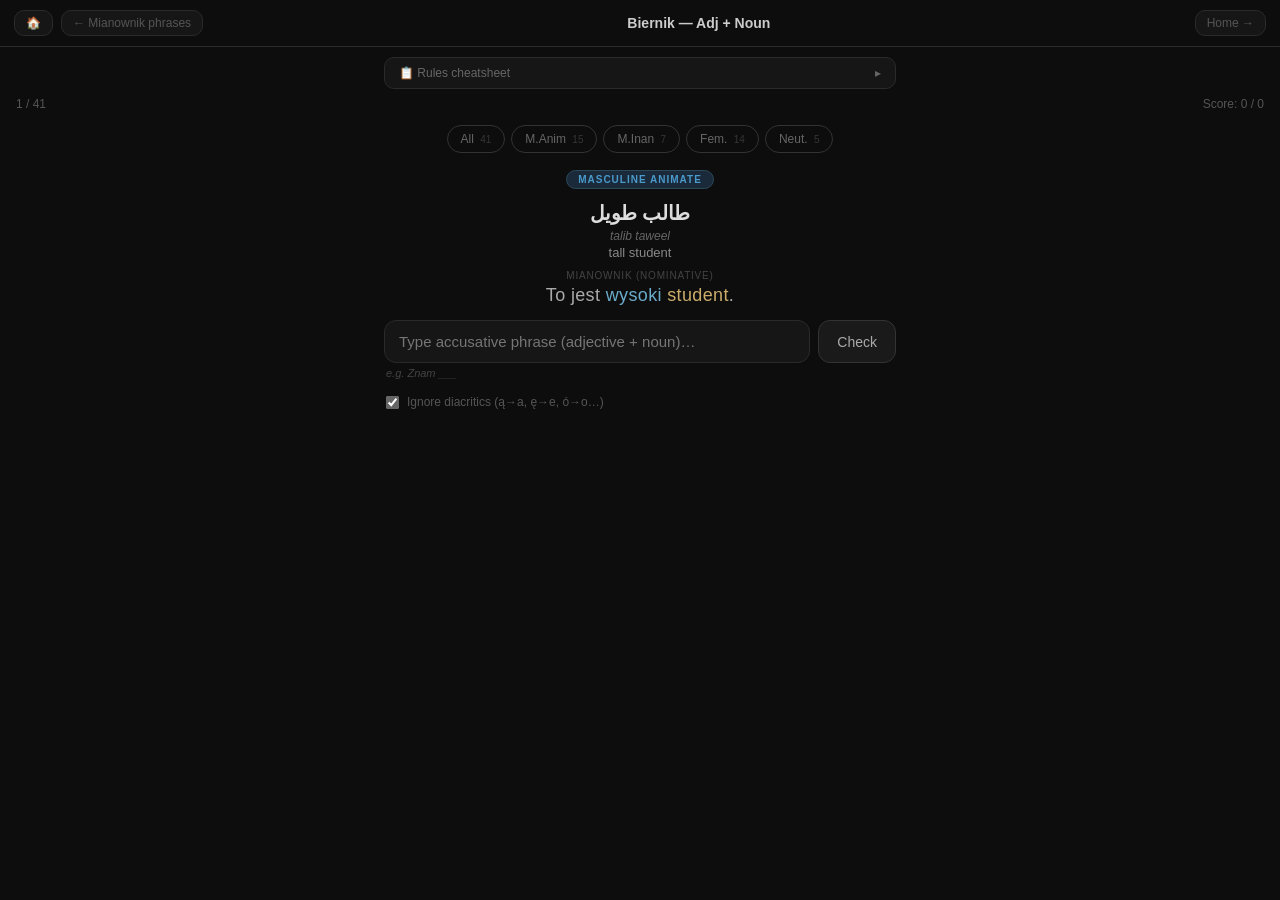
<file: grammar-biernik-frazy.html>
<!DOCTYPE html>
<html lang="en">
<head>
  <meta charset="UTF-8">
  <meta name="viewport" content="width=device-width, initial-scale=1, maximum-scale=1, user-scalable=no">
  <title>Biernik Phrases — Polish Grammar</title>
  <link rel="stylesheet" href="style.css">
  <style>
    body { background:#0d0d0d; color:#ccc; font-family:-apple-system,BlinkMacSystemFont,"Segoe UI",sans-serif; margin:0; padding:0; }

    /* ── top bar ── */
    .gtop { position:sticky; top:0; z-index:50; display:flex; align-items:center; gap:8px;
            padding:10px 14px; background:#0d0d0d; border-bottom:.5px solid #2a2a2a; }
    .gtop a { font-size:12px; color:#555; text-decoration:none; padding:5px 11px; border-radius:10px;
              border:.5px solid #2a2a2a; background:#161616; white-space:nowrap; }
    .gtop a:hover { color:#aaa; }
    .gtop-title { font-size:14px; font-weight:600; color:#ccc; flex:1; text-align:center; }

    /* ── rules cheatsheet ── */
    .cheat { max-width:540px; margin:10px auto 0; padding:0 14px; }
    .cheat-toggle { width:100%; background:#161616; border:.5px solid #2a2a2a; border-radius:10px;
                    color:#666; font-size:12px; padding:8px 14px; cursor:pointer; text-align:left;
                    display:flex; justify-content:space-between; align-items:center; }
    .cheat-toggle:hover { color:#aaa; }
    .cheat-body { display:none; background:#0f0f0f; border:.5px solid #1e1e1e; border-top:none;
                  border-radius:0 0 10px 10px; padding:10px 14px; font-size:11px; line-height:1.9; color:#666; }
    .cheat-body.open { display:block; }
    .cheat-body table { width:100%; border-collapse:collapse; }
    .cheat-body td { padding:2px 8px; }
    .cheat-body td:first-child { color:#888; font-weight:500; min-width:110px; }
    .cheat-body .rule-adj { color:#6aaccc; }
    .cheat-body .rule-noun { color:#ccac6a; }

    /* ── score bar ── */
    .gscore { display:flex; justify-content:space-between; padding:8px 16px 4px; font-size:12px; color:#555; }

    /* ── filter tabs ── */
    .gfilter { display:flex; gap:6px; flex-wrap:wrap; justify-content:center; padding:10px 14px 4px; }
    .gtab { padding:6px 13px; border-radius:18px; border:.5px solid #333; background:transparent;
            color:#666; font-size:12px; cursor:pointer; transition:all .15s; }
    .gtab small { opacity:.45; font-size:10px; margin-left:3px; }
    .gtab:hover { color:#aaa; }

    /* ── card ── */
    .gcard { max-width:540px; margin:12px auto 0; padding:0 14px; }
    .gbadge { display:inline-block; font-size:10px; text-transform:uppercase; letter-spacing:.1em;
              padding:3px 11px; border-radius:10px; border:.5px solid; margin-bottom:8px; font-weight:600; }
    .gar  { font-size:20px; font-weight:600; color:#ddd; text-align:center; margin:4px 0; }
    .gat  { font-size:12px; color:#666; text-align:center; margin-bottom:2px; font-style:italic; }
    .gen  { font-size:13px; color:#888; text-align:center; margin-bottom:10px; }

    /* nominative sentence display */
    .gnom-sentence { text-align:center; margin-bottom:14px; }
    .gnom-label { font-size:10px; text-transform:uppercase; letter-spacing:.08em; color:#444; margin-bottom:4px; }
    .gnom-text { font-size:18px; color:#aaa; letter-spacing:.02em; }
    .gnom-adj  { color:#6aaccc; }   /* blue — adjective */
    .gnom-noun { color:#ccac6a; }   /* gold — noun */

    /* ── input ── */
    .ginput-row { max-width:540px; margin:0 auto; padding:0 14px; display:flex; gap:8px; }
    .ginput { flex:1; background:#161616; border:.5px solid #2a2a2a; border-radius:12px;
              padding:12px 14px; color:#ccc; font-size:15px; outline:none; }
    .ginput:focus { border-color:#444; }
    .ginput.g-ok  { border-color:#4a7c59; background:#1a2a1f; color:#8fcca0; }
    .ginput.g-err { border-color:#7c4a4a; background:#2a1a1a; color:#cc8080; }
    .gcheck { padding:11px 18px; border-radius:12px; border:.5px solid #333; background:#1a1a1a;
              color:#aaa; font-size:14px; cursor:pointer; white-space:nowrap; transition:all .15s; }
    .gcheck:hover { background:#222; color:#ddd; }

    /* ── result ── */
    .gresult { max-width:540px; margin:12px auto 0; padding:0 14px; }
    .gresult-box { padding:12px 14px; border-radius:12px; font-size:13px; line-height:1.7; text-align:center; }
    .gresult-box.ok  { background:#4a7c5918; border:.5px solid #4a7c5940; }
    .gresult-box.err { background:#7c4a4a18; border:.5px solid #7c4a4a40; }
    .verdict  { font-size:15px; font-weight:600; margin-bottom:4px; }
    .answer   { color:#aaa; margin-bottom:6px; }
    .answer strong { color:#ddd; }
    .full-sent { font-size:14px; margin:6px 0; }
    .full-sent .adj { color:#6aaccc; }
    .full-sent .noun { color:#ccac6a; }
    .grule { font-size:11px; color:#666; font-style:italic; margin-top:6px; padding:6px 10px;
             background:#1a1a1a; border-radius:8px; text-align:left; line-height:1.55; }
    .no-change-note { font-size:11px; color:#6acc7a; margin-top:4px; }

    /* ── options ── */
    .gopts { max-width:540px; margin:16px auto; padding:0 16px; }
    .gopts label { display:flex; align-items:center; gap:8px; font-size:12px; color:#555; cursor:pointer; }
    .gopts input[type=checkbox] { accent-color:#666; }

    /* ── input hint ── */
    .ginput-hint { max-width:540px; margin:4px auto 0; padding:0 16px;
                   font-size:11px; color:#444; font-style:italic; }
  </style>

  <!-- No Firebase needed — data loaded directly from JS file -->
  <script src="data/grammar-adjphrases-data.js"></script>
</head>
<body>

<!-- TOP BAR -->
<div class="gtop">
  <a href="index.html" title="Home">🏠</a>
  <a href="grammar-mianownik-frazy.html">← Mianownik phrases</a>
  <span class="gtop-title">Biernik — Adj + Noun</span>
  <a href="index.html">Home →</a>
</div>

<!-- RULES CHEATSHEET (collapsible) -->
<div class="cheat">
  <button class="cheat-toggle" onclick="toggleCheat(this)">
    <span>📋 Rules cheatsheet</span>
    <span id="cheatArrow">▸</span>
  </button>
  <div class="cheat-body" id="cheatBody">
    <table>
      <tr>
        <td>M.Anim (consonant)</td>
        <td><span class="rule-adj">adj: -y → -ego</span> &nbsp; <span class="rule-noun">noun: +a</span></td>
        <td style="color:#555">dobry brat → dobrego brata</td>
      </tr>
      <tr>
        <td>M.Anim (-a noun)</td>
        <td><span class="rule-adj">adj: -y → -ego</span> &nbsp; <span class="rule-noun">noun: -a → -ę</span></td>
        <td style="color:#555">dobry kolega → dobrego kolegę</td>
      </tr>
      <tr>
        <td>M.Inan</td>
        <td><span style="color:#4a7c59">NO CHANGE</span></td>
        <td style="color:#555">nowy telefon → nowy telefon</td>
      </tr>
      <tr>
        <td>Fem. (-a noun)</td>
        <td><span class="rule-adj">adj: -a → -ą</span> &nbsp; <span class="rule-noun">noun: -a → -ę</span></td>
        <td style="color:#555">dobra córka → dobrą córkę</td>
      </tr>
      <tr>
        <td>Fem. (consonant)</td>
        <td><span class="rule-adj">adj: -a → -ą</span> &nbsp; <span style="color:#4a7c59">noun: no change</span></td>
        <td style="color:#555">długa noc → długą noc</td>
      </tr>
      <tr>
        <td>Neuter</td>
        <td><span style="color:#4a7c59">NO CHANGE</span></td>
        <td style="color:#555">nowe okno → nowe okno</td>
      </tr>
    </table>
  </div>
</div>

<!-- SCORE + FILTER -->
<div class="gscore">
  <span id="progress">1 / 0</span>
  <span id="score">Score: 0 / 0</span>
</div>
<div class="gfilter">
  <button class="gtab active" id="tab-all"    onclick="selectFilter('all')">All <small id="cnt-all">0</small></button>
  <button class="gtab"        id="tab-m_anim" onclick="selectFilter('m_anim')">M.Anim <small id="cnt-m_anim">0</small></button>
  <button class="gtab"        id="tab-m_inan" onclick="selectFilter('m_inan')">M.Inan <small id="cnt-m_inan">0</small></button>
  <button class="gtab"        id="tab-f"      onclick="selectFilter('f')">Fem. <small id="cnt-f">0</small></button>
  <button class="gtab"        id="tab-n"      onclick="selectFilter('n')">Neut. <small id="cnt-n">0</small></button>
</div>

<!-- QUESTION CARD -->
<div class="gcard">
  <div style="text-align:center"><span class="gbadge" id="badge">—</span></div>
  <div class="gar" id="qar"></div>
  <div class="gat" id="qat"></div>
  <div class="gen" id="qen"></div>

  <div class="gnom-sentence">
    <div class="gnom-label">Mianownik (nominative)</div>
    <div class="gnom-text">To jest <span class="gnom-adj" id="qnomAdj"></span> <span class="gnom-noun" id="qnomNoun"></span>.</div>
  </div>
</div>

<!-- INPUT -->
<div class="ginput-row">
  <input id="ginput" class="ginput" type="text" autocomplete="off" autocorrect="off"
         spellcheck="false" placeholder="Type accusative phrase (adjective + noun)…"
         onkeydown="onKey(event)">
  <button class="gcheck" id="gcheck" onclick="checkAnswer()">Check</button>
</div>
<div class="ginput-hint">e.g. <span id="hintVerb">Mam</span> ___</div>

<!-- RESULT -->
<div class="gresult" id="gresult" style="display:none">
  <div class="gresult-box" id="gresult-box">
    <div class="verdict"   id="rVerdict"></div>
    <div class="answer"    id="rAnswer"></div>
    <div class="full-sent" id="rFullSent"></div>
    <div class="no-change-note" id="rNoChange" style="display:none"></div>
    <div class="grule"     id="rRule"></div>
  </div>
</div>

<!-- OPTIONS -->
<div class="gopts">
  <label>
    <input type="checkbox" id="ignoreDia" checked>
    Ignore diacritics (ą→a, ę→e, ó→o…)
  </label>
</div>

<script>
const GENDER = {
  m_anim: { label:"Masculine Animate",   color:"#4a9acc", bg:"#1a2a3a", border:"#2a4a5a" },
  m_inan: { label:"Masculine Inanimate", color:"#6acc7a", bg:"#1a2a1a", border:"#2a4a2a" },
  f:      { label:"Feminine",            color:"#cc6aac", bg:"#2a1a2a", border:"#4a2a4a" },
  n:      { label:"Neuter",              color:"#ccac6a", bg:"#2a2a1a", border:"#4a4a2a" },
};

let deck = [], cur = 0, correct = 0, total = 0, checked = false;
let attempted = false, attempts = 0;

/* ── init ── */
(function init() {
  buildCounts();
  buildDeck("all");
  render();
})();

function buildCounts() {
  const all = GRAMMAR_ADJ_PHRASES;
  document.getElementById("cnt-all").textContent    = all.length;
  document.getElementById("cnt-m_anim").textContent = all.filter(p => p.g === "m_anim").length;
  document.getElementById("cnt-m_inan").textContent = all.filter(p => p.g === "m_inan").length;
  document.getElementById("cnt-f").textContent      = all.filter(p => p.g === "f").length;
  document.getElementById("cnt-n").textContent      = all.filter(p => p.g === "n").length;
}

function buildDeck(f) {
  deck = f === "all" ? [...GRAMMAR_ADJ_PHRASES] : GRAMMAR_ADJ_PHRASES.filter(p => p.g === f);
  shuffle(deck);
}

function shuffle(arr) {
  for (let i = arr.length - 1; i > 0; i--) {
    const j = Math.floor(Math.random() * (i + 1));
    [arr[i], arr[j]] = [arr[j], arr[i]];
  }
}

/* ── filter ── */
function selectFilter(f) {
  document.querySelectorAll(".gtab").forEach(t => {
    t.classList.remove("active");
    t.style.color = t.style.borderColor = t.style.background = "";
  });
  const el = document.getElementById("tab-" + f);
  el.classList.add("active");
  if (f !== "all" && GENDER[f]) {
    el.style.color       = GENDER[f].color;
    el.style.borderColor = GENDER[f].color + "66";
    el.style.background  = GENDER[f].bg;
  } else {
    el.style.color = "#ccc"; el.style.borderColor = "#555"; el.style.background = "#1a1a1a";
  }
  buildDeck(f);
  cur = 0; correct = 0; total = 0; checked = false; attempted = false; attempts = 0;
  document.getElementById("gresult").style.display = "none";
  updateScore();
  render();
  setTimeout(() => document.getElementById("ginput").focus(), 60);
}

/* ── render ── */
function render() {
  if (!deck.length) return;
  const p = deck[cur % deck.length];
  const gi = GENDER[p.g] || { label:p.g, color:"#888", bg:"#1a1a1a", border:"#333" };

  const badge = document.getElementById("badge");
  badge.textContent = gi.label;
  badge.style.color = gi.color; badge.style.background = gi.bg; badge.style.borderColor = gi.border;

  document.getElementById("qar").textContent      = p.ar  || "";
  document.getElementById("qat").textContent      = p.at  || "";
  document.getElementById("qen").textContent      = p.en  || "";
  document.getElementById("qnomAdj").textContent  = p.nom_adj;
  document.getElementById("qnomNoun").textContent = p.nom_noun;
  document.getElementById("hintVerb").textContent = p.verb;

  const inp = document.getElementById("ginput");
  inp.value = "";
  inp.className = "ginput";
  document.getElementById("gresult").style.display  = "none";
  document.getElementById("gcheck").textContent      = "Check";
  document.getElementById("progress").textContent    = (cur % deck.length + 1) + " / " + deck.length;
  checked = false;
  attempted = false;
  attempts = 0;
}

/* ── check ── */
function checkAnswer() {
  if (checked) { nextQ(); return; }
  const p   = deck[cur % deck.length];
  const inp = document.getElementById("ginput");
  const raw = inp.value.trim();
  if (!raw) { inp.focus(); return; }

  const ignDia = document.getElementById("ignoreDia").checked;
  const norm = s => {
    let r = s.toLowerCase().replace(/[.,!?]/g,"").trim();
    if (ignDia) r = r.replace(/ą/g,"a").replace(/ć/g,"c").replace(/ę/g,"e")
                     .replace(/ł/g,"l").replace(/ń/g,"n").replace(/ó/g,"o")
                     .replace(/ś/g,"s").replace(/ź/g,"z").replace(/ż/g,"z");
    return r.replace(/\s+/g," ");
  };

  const expected = p.acc_adj + " " + p.acc_noun;
  const ok = norm(raw) === norm(expected);
  attempts++;
  if (!attempted) { attempted = true; total++; if (ok) correct++; updateScore(); }

  const box = document.getElementById("gresult-box");

  if (!ok && attempts < 2) {
    inp.className = "ginput g-err";
    box.className = "gresult-box err";
    document.getElementById("rVerdict").textContent = "❌ Not quite — try again!";
    document.getElementById("rAnswer").innerHTML = "";
    document.getElementById("rFullSent").innerHTML = "";
    document.getElementById("rNoChange").style.display = "none";
    document.getElementById("rRule").textContent = "";
    document.getElementById("gresult").style.display = "block";
    document.getElementById("gcheck").textContent = "Check";
    inp.select();
    return;
  }

  checked = true;
  inp.className = "ginput " + (ok ? "g-ok" : "g-err");

  const isNoChange = (p.nom_adj === p.acc_adj && p.nom_noun === p.acc_noun);
  box.className = "gresult-box " + (ok ? "ok" : "err");
  document.getElementById("rVerdict").textContent = ok ? "✅ Correct!" : "❌ Not quite…";

  const ansEl = document.getElementById("rAnswer");
  if (ok) {
    ansEl.innerHTML = `<strong>${p.acc_adj} ${p.acc_noun}</strong>`;
  } else {
    ansEl.innerHTML = `Correct answer: <strong>${p.acc_adj} ${p.acc_noun}</strong>`;
  }

  // Full sentence with colour-coded adj/noun
  document.getElementById("rFullSent").innerHTML =
    `${p.verb} <span class="adj">${p.acc_adj}</span> <span class="noun">${p.acc_noun}</span>.`;

  const ncEl = document.getElementById("rNoChange");
  if (isNoChange) {
    ncEl.style.display = "block";
    ncEl.textContent = "✓ This gender has NO CHANGE in accusative — the phrase is identical to nominative!";
  } else {
    ncEl.style.display = "none";
  }

  document.getElementById("rRule").textContent = p.r_acc || "";
  document.getElementById("gresult").style.display = "block";
  document.getElementById("gcheck").textContent = "Next →";
}

function nextQ() {
  cur = (cur + 1) % deck.length;
  checked = false;
  render();
  setTimeout(() => document.getElementById("ginput").focus(), 60);
}

function updateScore() {
  document.getElementById("score").textContent = "Score: " + correct + " / " + total;
}

function onKey(e) {
  if (e.key === "Enter") { e.preventDefault(); checkAnswer(); }
}

function toggleCheat(btn) {
  const body  = document.getElementById("cheatBody");
  const arrow = document.getElementById("cheatArrow");
  body.classList.toggle("open");
  arrow.textContent = body.classList.contains("open") ? "▾" : "▸";
}
</script>
</body>
</html>
</file>
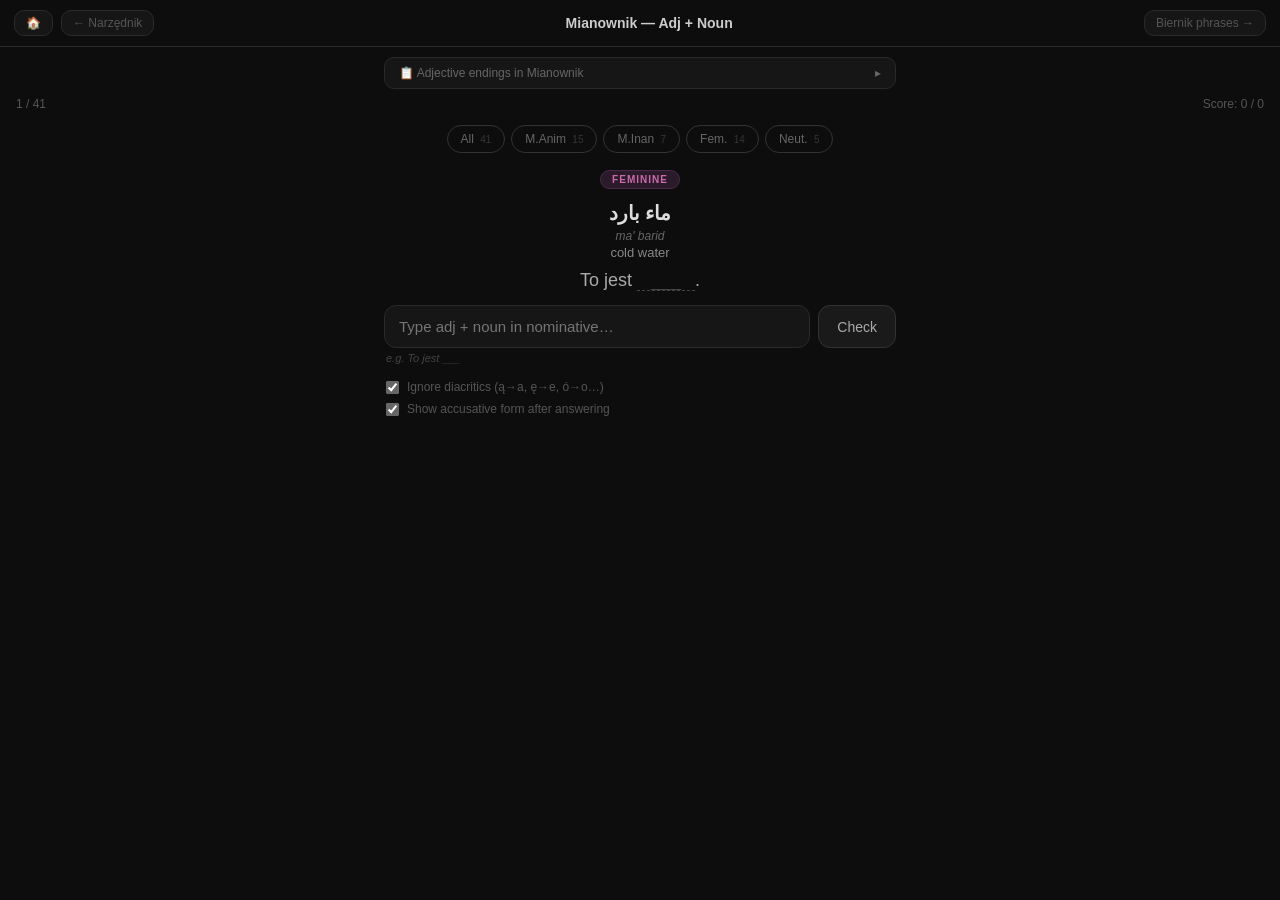
<file: grammar-mianownik-frazy.html>
<!DOCTYPE html>
<html lang="en">
<head>
  <meta charset="UTF-8">
  <meta name="viewport" content="width=device-width, initial-scale=1, maximum-scale=1, user-scalable=no">
  <title>Mianownik Phrases — Polish Grammar</title>
  <link rel="stylesheet" href="style.css">
  <style>
    body { background:#0d0d0d; color:#ccc; font-family:-apple-system,BlinkMacSystemFont,"Segoe UI",sans-serif; margin:0; padding:0; }

    /* ── top bar ── */
    .gtop { position:sticky; top:0; z-index:50; display:flex; align-items:center; gap:8px;
            padding:10px 14px; background:#0d0d0d; border-bottom:.5px solid #2a2a2a; }
    .gtop a { font-size:12px; color:#555; text-decoration:none; padding:5px 11px; border-radius:10px;
              border:.5px solid #2a2a2a; background:#161616; white-space:nowrap; }
    .gtop a:hover { color:#aaa; }
    .gtop-title { font-size:14px; font-weight:600; color:#ccc; flex:1; text-align:center; }

    /* ── rules cheatsheet ── */
    .cheat { max-width:540px; margin:10px auto 0; padding:0 14px; }
    .cheat-toggle { width:100%; background:#161616; border:.5px solid #2a2a2a; border-radius:10px;
                    color:#666; font-size:12px; padding:8px 14px; cursor:pointer; text-align:left;
                    display:flex; justify-content:space-between; align-items:center; }
    .cheat-toggle:hover { color:#aaa; }
    .cheat-body { display:none; background:#0f0f0f; border:.5px solid #1e1e1e; border-top:none;
                  border-radius:0 0 10px 10px; padding:10px 14px; font-size:11px; line-height:1.9; color:#666; }
    .cheat-body.open { display:block; }
    .cheat-body table { width:100%; border-collapse:collapse; }
    .cheat-body td { padding:2px 8px; }
    .cheat-body td:first-child { color:#888; font-weight:500; min-width:110px; }
    .cheat-body .rule-adj  { color:#6aaccc; }
    .cheat-body .rule-noun { color:#ccac6a; }
    .cheat-body .example   { color:#555; font-style:italic; }

    /* ── score bar ── */
    .gscore { display:flex; justify-content:space-between; padding:8px 16px 4px; font-size:12px; color:#555; }

    /* ── filter tabs ── */
    .gfilter { display:flex; gap:6px; flex-wrap:wrap; justify-content:center; padding:10px 14px 4px; }
    .gtab { padding:6px 13px; border-radius:18px; border:.5px solid #333; background:transparent;
            color:#666; font-size:12px; cursor:pointer; transition:all .15s; }
    .gtab small { opacity:.45; font-size:10px; margin-left:3px; }
    .gtab:hover { color:#aaa; }

    /* ── card ── */
    .gcard { max-width:540px; margin:12px auto 0; padding:0 14px; }
    .gbadge { display:inline-block; font-size:10px; text-transform:uppercase; letter-spacing:.1em;
              padding:3px 11px; border-radius:10px; border:.5px solid; margin-bottom:8px; font-weight:600; }
    .gar  { font-size:20px; font-weight:600; color:#ddd; text-align:center; margin:4px 0; }
    .gat  { font-size:12px; color:#666; text-align:center; margin-bottom:2px; font-style:italic; }
    .gen  { font-size:13px; color:#888; text-align:center; margin-bottom:10px; }

    /* frame */
    .gframe { font-size:18px; color:#aaa; text-align:center; margin:6px 0 14px; }
    .gblank { color:#444; border-bottom:1px dashed #444; padding:0 14px; }

    /* ── input ── */
    .ginput-row { max-width:540px; margin:0 auto; padding:0 14px; display:flex; gap:8px; }
    .ginput { flex:1; background:#161616; border:.5px solid #2a2a2a; border-radius:12px;
              padding:12px 14px; color:#ccc; font-size:15px; outline:none; }
    .ginput:focus { border-color:#444; }
    .ginput.g-ok  { border-color:#4a7c59; background:#1a2a1f; color:#8fcca0; }
    .ginput.g-err { border-color:#7c4a4a; background:#2a1a1a; color:#cc8080; }
    .gcheck { padding:11px 18px; border-radius:12px; border:.5px solid #333; background:#1a1a1a;
              color:#aaa; font-size:14px; cursor:pointer; white-space:nowrap; transition:all .15s; }
    .gcheck:hover { background:#222; color:#ddd; }
    .ginput-hint { max-width:540px; margin:4px auto 0; padding:0 16px;
                   font-size:11px; color:#444; font-style:italic; }

    /* ── result ── */
    .gresult { max-width:540px; margin:12px auto 0; padding:0 14px; }
    .gresult-box { padding:12px 14px; border-radius:12px; font-size:13px; line-height:1.7; text-align:center; }
    .gresult-box.ok  { background:#4a7c5918; border:.5px solid #4a7c5940; }
    .gresult-box.err { background:#7c4a4a18; border:.5px solid #7c4a4a40; }
    .verdict  { font-size:15px; font-weight:600; margin-bottom:4px; }
    .answer   { color:#aaa; margin-bottom:6px; }
    .answer strong { color:#ddd; }
    .full-sent { font-size:14px; margin:6px 0; }
    .full-sent .adj  { color:#6aaccc; }
    .full-sent .noun { color:#ccac6a; }
    .grule { font-size:11px; color:#666; font-style:italic; margin-top:6px; padding:6px 10px;
             background:#1a1a1a; border-radius:8px; text-align:left; line-height:1.55; }

    /* biernik hint (shows accusative form after answering) */
    .biernik-hint { font-size:11px; color:#555; margin-top:8px; padding:6px 10px;
                    background:#1a1a1a; border-radius:8px; text-align:left; }
    .biernik-hint .adj  { color:#6aaccc; }
    .biernik-hint .noun { color:#ccac6a; }

    /* ── options ── */
    .gopts { max-width:540px; margin:16px auto; padding:0 16px; }
    .gopts label { display:flex; align-items:center; gap:8px; font-size:12px; color:#555; cursor:pointer; }
    .gopts input[type=checkbox] { accent-color:#666; }
  </style>

  <!-- No Firebase needed — data loaded from JS file -->
  <script src="data/grammar-adjphrases-data.js"></script>
</head>
<body>

<!-- TOP BAR -->
<div class="gtop">
  <a href="index.html" title="Home">🏠</a>
  <a href="grammar-narzednik.html">← Narzędnik</a>
  <span class="gtop-title">Mianownik — Adj + Noun</span>
  <a href="grammar-biernik-frazy.html">Biernik phrases →</a>
</div>

<!-- RULES CHEATSHEET -->
<div class="cheat">
  <button class="cheat-toggle" onclick="toggleCheat(this)">
    <span>📋 Adjective endings in Mianownik</span>
    <span id="cheatArrow">▸</span>
  </button>
  <div class="cheat-body" id="cheatBody">
    <table>
      <tr>
        <td>M (hard stem)</td>
        <td><span class="rule-adj">adj: -y</span> &nbsp; <span class="rule-noun">noun: consonant</span></td>
        <td class="example">dobr<strong>y</strong> brat, star<strong>y</strong> dom</td>
      </tr>
      <tr>
        <td>M (velar k / g)</td>
        <td><span class="rule-adj">adj: -i</span> &nbsp; <span class="rule-noun">noun: consonant</span></td>
        <td class="example">wysok<strong>i</strong> student, drug<strong>i</strong> kolega</td>
      </tr>
      <tr>
        <td>M (-a noun)</td>
        <td><span class="rule-adj">adj: -y / -i</span> &nbsp; <span class="rule-noun">noun: -a</span></td>
        <td class="example">dobr<strong>y</strong> koleg<strong>a</strong></td>
      </tr>
      <tr>
        <td>Feminine</td>
        <td><span class="rule-adj">adj: -a</span> &nbsp; <span class="rule-noun">noun: -a (mostly)</span></td>
        <td class="example">dobr<strong>a</strong> córk<strong>a</strong>, dług<strong>a</strong> noc</td>
      </tr>
      <tr>
        <td>Neuter (hard)</td>
        <td><span class="rule-adj">adj: -e</span> &nbsp; <span class="rule-noun">noun: -o / -e</span></td>
        <td class="example">dobr<strong>e</strong> dziecko, nowe okno</td>
      </tr>
      <tr>
        <td>Neuter (velar)</td>
        <td><span class="rule-adj">adj: -ie</span> &nbsp; <span class="rule-noun">noun: -o / -e</span></td>
        <td class="example">wysok<strong>ie</strong> miasto</td>
      </tr>
    </table>
  </div>
</div>

<!-- SCORE + FILTER -->
<div class="gscore">
  <span id="progress">1 / 0</span>
  <span id="score">Score: 0 / 0</span>
</div>
<div class="gfilter">
  <button class="gtab active" id="tab-all"    onclick="selectFilter('all')">All <small id="cnt-all">0</small></button>
  <button class="gtab"        id="tab-m_anim" onclick="selectFilter('m_anim')">M.Anim <small id="cnt-m_anim">0</small></button>
  <button class="gtab"        id="tab-m_inan" onclick="selectFilter('m_inan')">M.Inan <small id="cnt-m_inan">0</small></button>
  <button class="gtab"        id="tab-f"      onclick="selectFilter('f')">Fem. <small id="cnt-f">0</small></button>
  <button class="gtab"        id="tab-n"      onclick="selectFilter('n')">Neut. <small id="cnt-n">0</small></button>
</div>

<!-- QUESTION CARD -->
<div class="gcard">
  <div style="text-align:center"><span class="gbadge" id="badge">—</span></div>
  <div class="gar" id="qar"></div>
  <div class="gat" id="qat"></div>
  <div class="gen" id="qen"></div>
  <div class="gframe">To jest <span class="gblank">___</span>.</div>
</div>

<!-- INPUT -->
<div class="ginput-row">
  <input id="ginput" class="ginput" type="text" autocomplete="off" autocorrect="off"
         spellcheck="false" placeholder="Type adj + noun in nominative…"
         onkeydown="onKey(event)">
  <button class="gcheck" id="gcheck" onclick="checkAnswer()">Check</button>
</div>
<div class="ginput-hint">e.g. To jest ___</div>

<!-- RESULT -->
<div class="gresult" id="gresult" style="display:none">
  <div class="gresult-box" id="gresult-box">
    <div class="verdict"  id="rVerdict"></div>
    <div class="answer"   id="rAnswer"></div>
    <div class="full-sent" id="rFullSent"></div>
    <div class="grule"    id="rRule"></div>
    <div class="biernik-hint" id="rBiernikHint"></div>
  </div>
</div>

<!-- OPTIONS -->
<div class="gopts">
  <label>
    <input type="checkbox" id="ignoreDia" checked>
    Ignore diacritics (ą→a, ę→e, ó→o…)
  </label>
  <label style="margin-top:8px">
    <input type="checkbox" id="showBiernik" checked>
    Show accusative form after answering
  </label>
</div>

<script>
const GENDER = {
  m_anim: { label:"Masculine Animate",   color:"#4a9acc", bg:"#1a2a3a", border:"#2a4a5a" },
  m_inan: { label:"Masculine Inanimate", color:"#6acc7a", bg:"#1a2a1a", border:"#2a4a2a" },
  f:      { label:"Feminine",            color:"#cc6aac", bg:"#2a1a2a", border:"#4a2a4a" },
  n:      { label:"Neuter",              color:"#ccac6a", bg:"#2a2a1a", border:"#4a4a2a" },
};

/* nominative rules by gender, used in result feedback */
const NOM_RULES = {
  m_anim: p => `M.anim: adjective ends in -y / -i (hard: ${p.nom_adj}); noun is dictionary form (${p.nom_noun}).`,
  m_inan: p => `M.inan: adjective ends in -y / -i (hard: ${p.nom_adj}); noun is dictionary form (${p.nom_noun}).`,
  f:      p => `Feminine: adjective ends in -a (${p.nom_adj}); noun usually ends in -a or consonant (${p.nom_noun}).`,
  n:      p => `Neuter: adjective ends in -e / -ie (${p.nom_adj}); noun ends in -o, -e, or -ę (${p.nom_noun}).`,
};

let deck = [], cur = 0, correct = 0, total = 0, checked = false;
let attempted = false, attempts = 0;

(function init() {
  buildCounts();
  buildDeck("all");
  render();
})();

function buildCounts() {
  const all = GRAMMAR_ADJ_PHRASES;
  document.getElementById("cnt-all").textContent    = all.length;
  document.getElementById("cnt-m_anim").textContent = all.filter(p => p.g === "m_anim").length;
  document.getElementById("cnt-m_inan").textContent = all.filter(p => p.g === "m_inan").length;
  document.getElementById("cnt-f").textContent      = all.filter(p => p.g === "f").length;
  document.getElementById("cnt-n").textContent      = all.filter(p => p.g === "n").length;
}

function buildDeck(f) {
  deck = f === "all" ? [...GRAMMAR_ADJ_PHRASES] : GRAMMAR_ADJ_PHRASES.filter(p => p.g === f);
  shuffle(deck);
}

function shuffle(arr) {
  for (let i = arr.length - 1; i > 0; i--) {
    const j = Math.floor(Math.random() * (i + 1));
    [arr[i], arr[j]] = [arr[j], arr[i]];
  }
}

function selectFilter(f) {
  document.querySelectorAll(".gtab").forEach(t => {
    t.classList.remove("active");
    t.style.color = t.style.borderColor = t.style.background = "";
  });
  const el = document.getElementById("tab-" + f);
  el.classList.add("active");
  if (f !== "all" && GENDER[f]) {
    el.style.color       = GENDER[f].color;
    el.style.borderColor = GENDER[f].color + "66";
    el.style.background  = GENDER[f].bg;
  } else {
    el.style.color = "#ccc"; el.style.borderColor = "#555"; el.style.background = "#1a1a1a";
  }
  buildDeck(f);
  cur = 0; correct = 0; total = 0; checked = false; attempted = false; attempts = 0;
  document.getElementById("gresult").style.display = "none";
  updateScore();
  render();
  setTimeout(() => document.getElementById("ginput").focus(), 60);
}

function render() {
  if (!deck.length) return;
  const p  = deck[cur % deck.length];
  const gi = GENDER[p.g] || { label:p.g, color:"#888", bg:"#1a1a1a", border:"#333" };

  const badge = document.getElementById("badge");
  badge.textContent = gi.label;
  badge.style.color = gi.color; badge.style.background = gi.bg; badge.style.borderColor = gi.border;

  document.getElementById("qar").textContent = p.ar || "";
  document.getElementById("qat").textContent = p.at || "";
  document.getElementById("qen").textContent = p.en || "";

  const inp = document.getElementById("ginput");
  inp.value = "";
  inp.className = "ginput";
  document.getElementById("gresult").style.display = "none";
  document.getElementById("gcheck").textContent     = "Check";
  document.getElementById("progress").textContent   = (cur % deck.length + 1) + " / " + deck.length;
  checked = false;
  attempted = false;
  attempts = 0;
}

function checkAnswer() {
  if (checked) { nextQ(); return; }
  const p   = deck[cur % deck.length];
  const inp = document.getElementById("ginput");
  const raw = inp.value.trim();
  if (!raw) { inp.focus(); return; }

  const ignDia = document.getElementById("ignoreDia").checked;
  const norm = s => {
    let r = s.toLowerCase().replace(/[.,!?]/g,"").trim();
    if (ignDia) r = r.replace(/ą/g,"a").replace(/ć/g,"c").replace(/ę/g,"e")
                     .replace(/ł/g,"l").replace(/ń/g,"n").replace(/ó/g,"o")
                     .replace(/ś/g,"s").replace(/ź/g,"z").replace(/ż/g,"z");
    return r.replace(/\s+/g," ");
  };

  const expected = p.nom_adj + " " + p.nom_noun;
  const ok = norm(raw) === norm(expected);
  attempts++;
  if (!attempted) { attempted = true; total++; if (ok) correct++; updateScore(); }

  const box = document.getElementById("gresult-box");

  if (!ok && attempts < 2) {
    inp.className = "ginput g-err";
    box.className = "gresult-box err";
    document.getElementById("rVerdict").textContent = "❌ Not quite — try again!";
    document.getElementById("rAnswer").innerHTML = "";
    document.getElementById("rFullSent").innerHTML = "";
    document.getElementById("rRule").textContent = "";
    document.getElementById("rBiernikHint").style.display = "none";
    document.getElementById("gresult").style.display = "block";
    document.getElementById("gcheck").textContent = "Check";
    inp.select();
    return;
  }

  checked = true;
  inp.className = "ginput " + (ok ? "g-ok" : "g-err");

  box.className = "gresult-box " + (ok ? "ok" : "err");
  document.getElementById("rVerdict").textContent = ok ? "✅ Correct!" : "❌ Not quite…";

  const ansEl = document.getElementById("rAnswer");
  ansEl.innerHTML = ok
    ? `<strong>${p.nom_adj} ${p.nom_noun}</strong>`
    : `Correct answer: <strong>${p.nom_adj} ${p.nom_noun}</strong>`;

  document.getElementById("rFullSent").innerHTML =
    `To jest <span class="adj">${p.nom_adj}</span> <span class="noun">${p.nom_noun}</span>.`;

  const rulesFn = NOM_RULES[p.g];
  document.getElementById("rRule").textContent = rulesFn ? rulesFn(p) : "";

  // Biernik comparison hint
  const bhEl = document.getElementById("rBiernikHint");
  if (document.getElementById("showBiernik").checked) {
    const sameAcc = (p.nom_adj === p.acc_adj && p.nom_noun === p.acc_noun);
    if (sameAcc) {
      bhEl.innerHTML = `🔁 Biernik: same — <span class="adj">${p.acc_adj}</span> <span class="noun">${p.acc_noun}</span> (${p.verb} ${p.acc_adj} ${p.acc_noun}.) — no change for this gender!`;
    } else {
      bhEl.innerHTML = `🔁 Biernik: <span class="adj">${p.acc_adj}</span> <span class="noun">${p.acc_noun}</span> &nbsp;→&nbsp; ${p.verb} <span class="adj">${p.acc_adj}</span> <span class="noun">${p.acc_noun}</span>.`;
    }
    bhEl.style.display = "block";
  } else {
    bhEl.style.display = "none";
  }

  document.getElementById("gresult").style.display = "block";
  document.getElementById("gcheck").textContent = "Next →";
}

function nextQ() {
  cur = (cur + 1) % deck.length;
  checked = false;
  render();
  setTimeout(() => document.getElementById("ginput").focus(), 60);
}

function updateScore() {
  document.getElementById("score").textContent = "Score: " + correct + " / " + total;
}

function onKey(e) {
  if (e.key === "Enter") { e.preventDefault(); checkAnswer(); }
}

function toggleCheat(btn) {
  const body  = document.getElementById("cheatBody");
  const arrow = document.getElementById("cheatArrow");
  body.classList.toggle("open");
  arrow.textContent = body.classList.contains("open") ? "▾" : "▸";
}
</script>
</body>
</html>
</file>
<file: style.css>
*{box-sizing:border-box;margin:0;padding:0;-webkit-tap-highlight-color:transparent}
html,body{background:#0d0d0d}
body{font-family:-apple-system,BlinkMacSystemFont,"Segoe UI",Roboto,sans-serif;color:#eee;min-height:100vh}

/* Loading overlay */
#loadingOverlay{
  position:fixed;inset:0;background:#0d0d0d;z-index:999;
  display:flex;flex-direction:column;align-items:center;justify-content:center;gap:14px;
}
#loadingOverlay.hidden{display:none}
.loader-spinner{
  width:36px;height:36px;border:2.5px solid #2a2a2a;border-top-color:#555;
  border-radius:50%;animation:spin 0.8s linear infinite;
}
@keyframes spin{to{transform:rotate(360deg)}}
.loader-text{font-size:12px;color:#444;letter-spacing:0.06em;text-transform:uppercase}
.loader-error{
  max-width:300px;padding:20px;border-radius:14px;border:0.5px solid #3a2a2a;
  background:#1a1010;text-align:center;display:none;
}
.loader-error h3{color:#c07a7a;font-size:14px;margin-bottom:8px}
.loader-error p{color:#666;font-size:12px;line-height:1.6}
.loader-error code{color:#888;font-size:11px;background:#111;padding:2px 6px;border-radius:4px}

/* App top bar */
.app-topbar{position:sticky;top:0;z-index:50;display:flex;align-items:center;justify-content:space-between;padding:12px 14px;background:#0d0d0d;border-bottom:0.5px solid #2a2a2a}
.app-topbar-title{font-size:14px;font-weight:600;color:#ccc}
.menu-btn{background:transparent;border:none;color:#888;font-size:20px;cursor:pointer;padding:4px 8px;line-height:1}
.menu-btn:hover{color:#ccc}
/* Nav overlay + drawer */
.nav-overlay{display:none;position:fixed;inset:0;background:rgba(0,0,0,0.5);z-index:100}
.nav-overlay.open{display:block}
.nav-drawer{position:fixed;top:0;right:0;width:min(280px,85vw);height:100%;background:#161616;border-left:0.5px solid #2a2a2a;z-index:101;transform:translateX(100%);transition:transform 0.25s cubic-bezier(.4,0,.2,1);overflow-y:auto;padding:0 0 40px}
.nav-drawer.open{transform:translateX(0)}
.nav-drawer-hd{display:flex;justify-content:space-between;align-items:center;padding:14px 16px;border-bottom:0.5px solid #2a2a2a}
.nav-close-btn{background:transparent;border:none;color:#666;font-size:18px;cursor:pointer}
.nav-section{font-size:10px;text-transform:uppercase;letter-spacing:0.1em;color:#444;padding:14px 16px 6px;margin:0}
.nav-item{display:flex;align-items:center;gap:10px;width:100%;padding:13px 16px;background:transparent;border:none;color:#888;font-size:14px;text-decoration:none;cursor:pointer;text-align:left;transition:all 0.15s;border-left:2px solid transparent;box-sizing:border-box}
.nav-item:hover,.nav-item:active{background:#1e1e1e;color:#ccc}
.nav-item.active{color:#fff;border-left-color:#555;background:#1a1a1a}

.app{padding:1rem 0.85rem 2.5rem;max-width:560px;margin:0 auto}

.tabs{display:flex;gap:6px;flex-wrap:wrap;margin-bottom:1.1rem;justify-content:center}
.tab{padding:6px 12px;border-radius:18px;border:0.5px solid #333;background:transparent;color:#888;font-size:12px;cursor:pointer;transition:all 0.15s;white-space:nowrap}
.tab.active{background:#1e1e1e;color:#e8e8e8;border-color:#555}
.tab:active{transform:scale(0.96)}

.hint{font-size:11px;color:#555;text-align:center;margin-bottom:1rem;letter-spacing:0.04em;text-transform:uppercase}

.scene{perspective:1000px;width:100%;margin:0 auto 1.2rem;height:min(54vh,300px);cursor:pointer;touch-action:pan-y}
.inner{width:100%;height:100%;position:relative;transform-style:preserve-3d;transition:transform 0.45s cubic-bezier(.4,0,.2,1)}
.inner.flipped{transform:rotateY(180deg)}
.face{position:absolute;width:100%;height:100%;backface-visibility:hidden;-webkit-backface-visibility:hidden;border-radius:18px;border:0.5px solid #2a2a2a;background:#161616;display:flex;flex-direction:column;align-items:center;justify-content:center;padding:1.2rem;text-align:center;overflow:auto}
.back{transform:rotateY(180deg);background:#181818}

.face-label{font-size:10px;text-transform:uppercase;letter-spacing:0.12em;color:#444;margin-bottom:8px}
.polish-text{font-size:clamp(18px,5.5vw,24px);font-weight:600;color:#f5f5f5;margin-bottom:4px;line-height:1.35}
.pron{font-size:12px;color:#777;font-style:italic;margin-bottom:6px}

.tts-btn{
  display:inline-flex;align-items:center;gap:5px;
  margin:4px auto 6px;padding:5px 14px;border-radius:20px;
  border:0.5px solid #2e2e2e;background:#1a1a1a;color:#888;
  font-size:11px;cursor:pointer;letter-spacing:0.04em;transition:all 0.15s;
}
.tts-btn:active{background:#222;color:#ccc}
.tts-btn.speaking{border-color:#4a6a7c;color:#6aaccc}
.tts-btn svg{width:12px;height:12px;fill:currentColor;flex-shrink:0}
.tts-btn.arabic{border-color:#6a8a6a;color:#6aaccc}
.tts-btn.arabic:active{background:#222;color:#6aff99}
.tts-btn.arabic.speaking{border-color:#6aff99;color:#6aff99}

.keyword{display:inline-block;font-size:11px;padding:3px 12px;border-radius:12px;letter-spacing:0.03em;margin-bottom:4px}
.theme-tag{font-size:11px;color:#444;margin-top:2px}
.arabic-text{font-size:clamp(18px,5.5vw,24px);color:#e8dfc8;direction:rtl;margin-bottom:4px;line-height:1.6;font-weight:500}
.arab-translit{font-size:12px;color:#6a8a6a;font-style:italic;margin-bottom:6px;direction:ltr;letter-spacing:0.02em}
.arab-translit-label{font-size:9px;text-transform:uppercase;letter-spacing:0.1em;color:#333;margin-bottom:1px}
.english-text{font-size:13px;color:#666}
.divider{width:32px;height:1px;background:#2a2a2a;margin:6px auto}
.flip-hint{font-size:11px;color:#333;margin-top:8px;letter-spacing:0.06em;text-transform:uppercase}

.controls{display:flex;align-items:center;justify-content:center;gap:10px;margin-bottom:0.9rem}
.nav-btn{flex:1;max-width:140px;padding:13px 10px;border-radius:12px;border:0.5px solid #2a2a2a;background:#161616;color:#ccc;font-size:15px;cursor:pointer;transition:all 0.15s}
.nav-btn:active{transform:scale(0.96);background:#1e1e1e}
.prog{font-size:13px;color:#555;min-width:64px;text-align:center;font-variant-numeric:tabular-nums}

.shuffle{display:block;margin:0 auto;padding:8px 22px;border-radius:20px;border:0.5px solid #2a2a2a;background:transparent;color:#555;font-size:12px;cursor:pointer}
.shuffle:active{background:#1a1a1a}
.tts-notice{font-size:10px;color:#3a3a3a;text-align:center;margin-top:6px}

/* Spell Test (Page 3) */
.spell-card{
  border-radius:18px;border:0.5px solid #2a2a2a;background:#161616;
  padding:1.4rem 1.2rem;margin-bottom:1.2rem;
}
.spell-prompt{text-align:center;margin-bottom:1.3rem}
.spell-input-wrap{display:flex;flex-direction:column;align-items:center;gap:10px}
.spell-input{
  width:100%;max-width:400px;padding:13px 16px;border-radius:12px;
  border:0.5px solid #333;background:#0d0d0d;color:#eee;
  font-size:17px;text-align:center;outline:none;
  transition:border-color 0.2s;letter-spacing:0.02em;
  -webkit-appearance:none;caret-color:#888;
}
.spell-input:focus{border-color:#555}
.spell-input.is-correct{border-color:#4a7c59;background:#4a7c5912}
.spell-input.is-wrong{border-color:#7c4a4a;background:#7c4a4a12}
.check-btn{
  padding:12px 36px;border-radius:12px;border:0.5px solid #2a2a2a;
  background:#1e1e1e;color:#ccc;font-size:15px;cursor:pointer;
  transition:all 0.15s;min-width:170px;
}
.check-btn:active{transform:scale(0.97)}
.spell-result{
  margin-top:1rem;padding:12px 14px;border-radius:12px;
  font-size:13px;line-height:1.65;text-align:center;display:none;
}
.spell-result.show{display:block}
.spell-result.correct-result{background:#4a7c5918;border:0.5px solid #4a7c5940}
.spell-result.wrong-result{background:#7c4a4a18;border:0.5px solid #7c4a4a40}
.result-icon{font-size:22px;margin-bottom:4px}
.result-verdict{font-size:13px;font-weight:600;margin-bottom:6px}
.correct-result .result-verdict{color:#6aac7a}
.wrong-result .result-verdict{color:#c07a7a}
.result-answer{color:#888;font-size:12px}
.result-answer strong{color:#aaa}
.result-pron{color:#555;font-size:11px;font-style:italic;margin-top:3px}
.spell-footer{
  display:flex;align-items:center;justify-content:space-between;
  gap:10px;flex-wrap:wrap;margin-bottom:0.8rem;
}
.spell-score{font-size:13px;color:#555;font-variant-numeric:tabular-nums}
.spell-score b{color:#888}
.spell-options{
  display:flex;gap:14px;justify-content:center;flex-wrap:wrap;margin-top:0.5rem;
}
.spell-opt{
  display:flex;align-items:center;gap:6px;font-size:12px;color:#555;
  cursor:pointer;user-select:none;
}
.spell-opt input[type=checkbox]{
  appearance:none;-webkit-appearance:none;
  width:14px;height:14px;border:0.5px solid #444;border-radius:3px;
  background:#161616;cursor:pointer;flex-shrink:0;position:relative;
  transition:background 0.15s;
}
.spell-opt input[type=checkbox]:checked{background:#555;border-color:#777}
.spell-opt input[type=checkbox]:checked::after{
  content:"v";position:absolute;color:#eee;font-size:9px;top:1px;left:2px;
}
.reset-btn{
  font-size:11px;color:#333;background:transparent;border:none;cursor:pointer;
  padding:3px 8px;border-radius:6px;transition:color 0.15s;
}
.reset-btn:hover{color:#666}

@media(min-width:600px){
  .nav-btn{font-size:14px;padding:10px 24px;max-width:160px}
}
</file>
